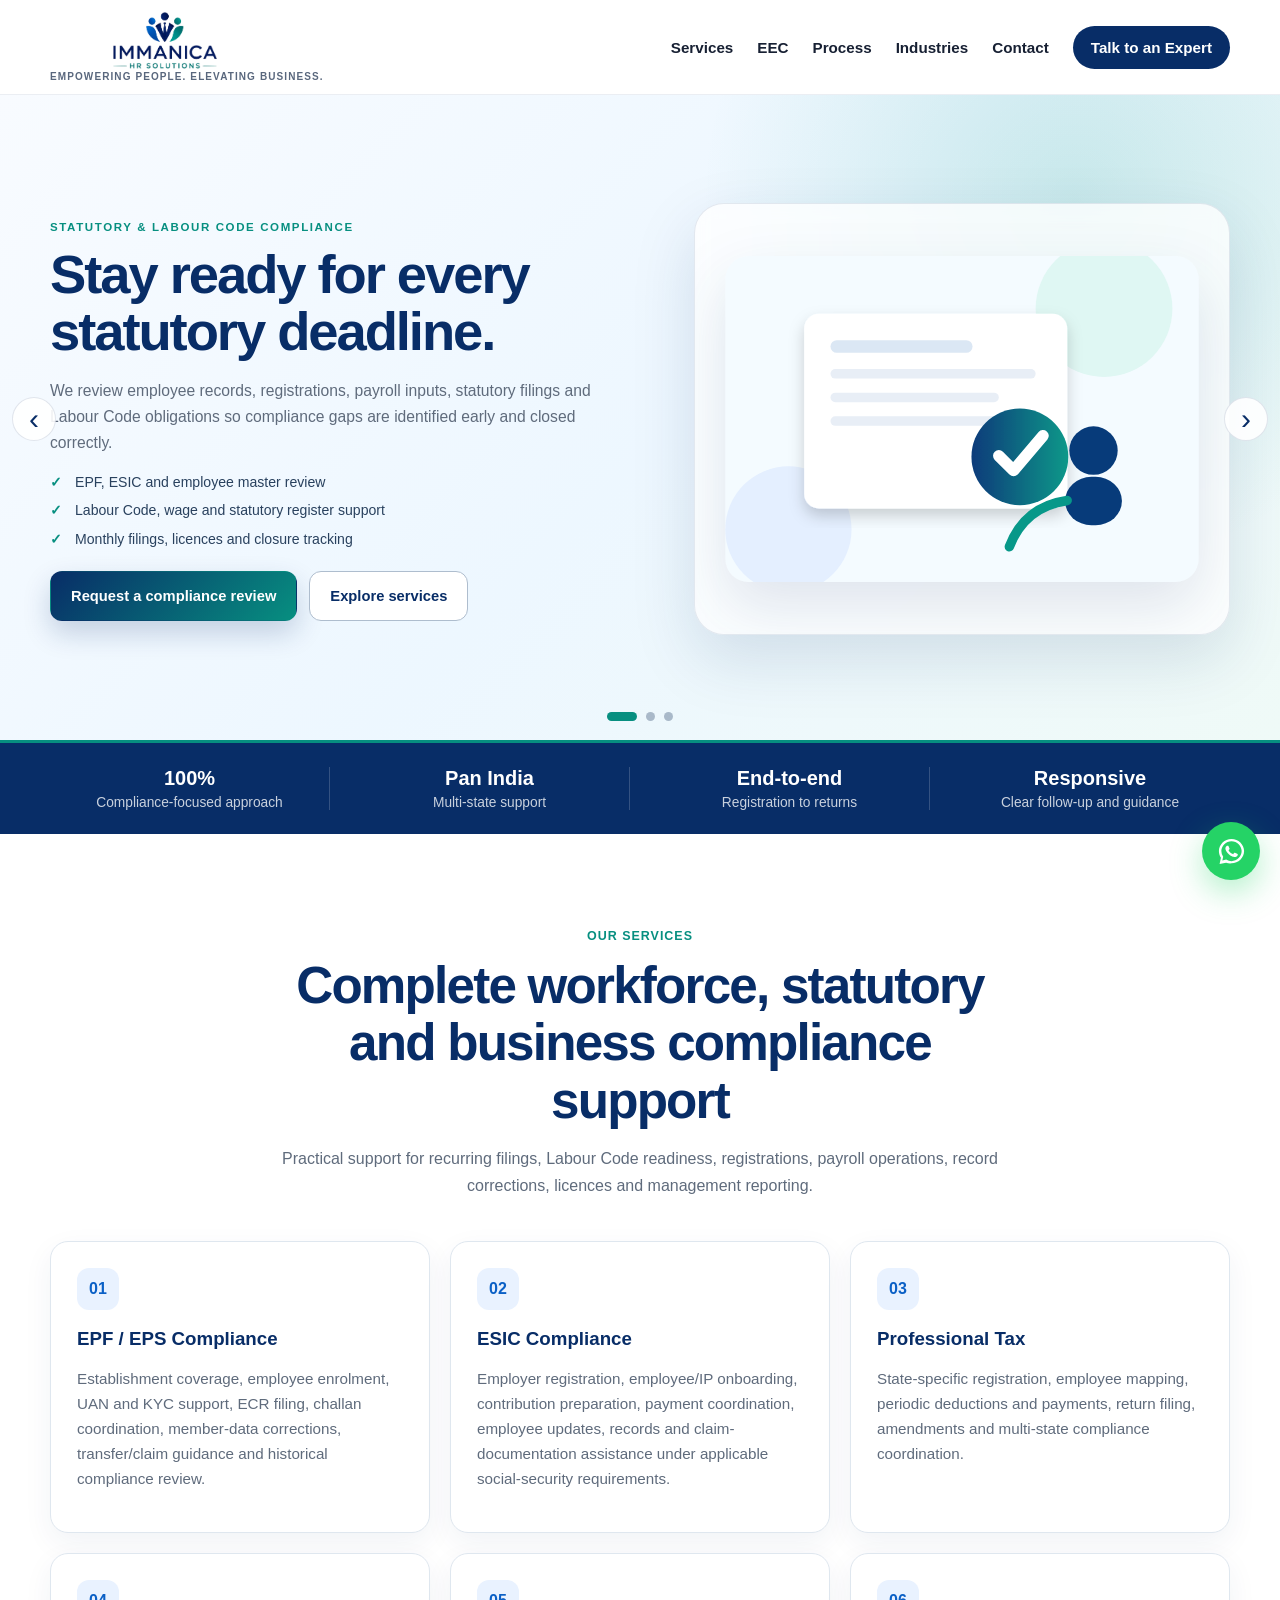
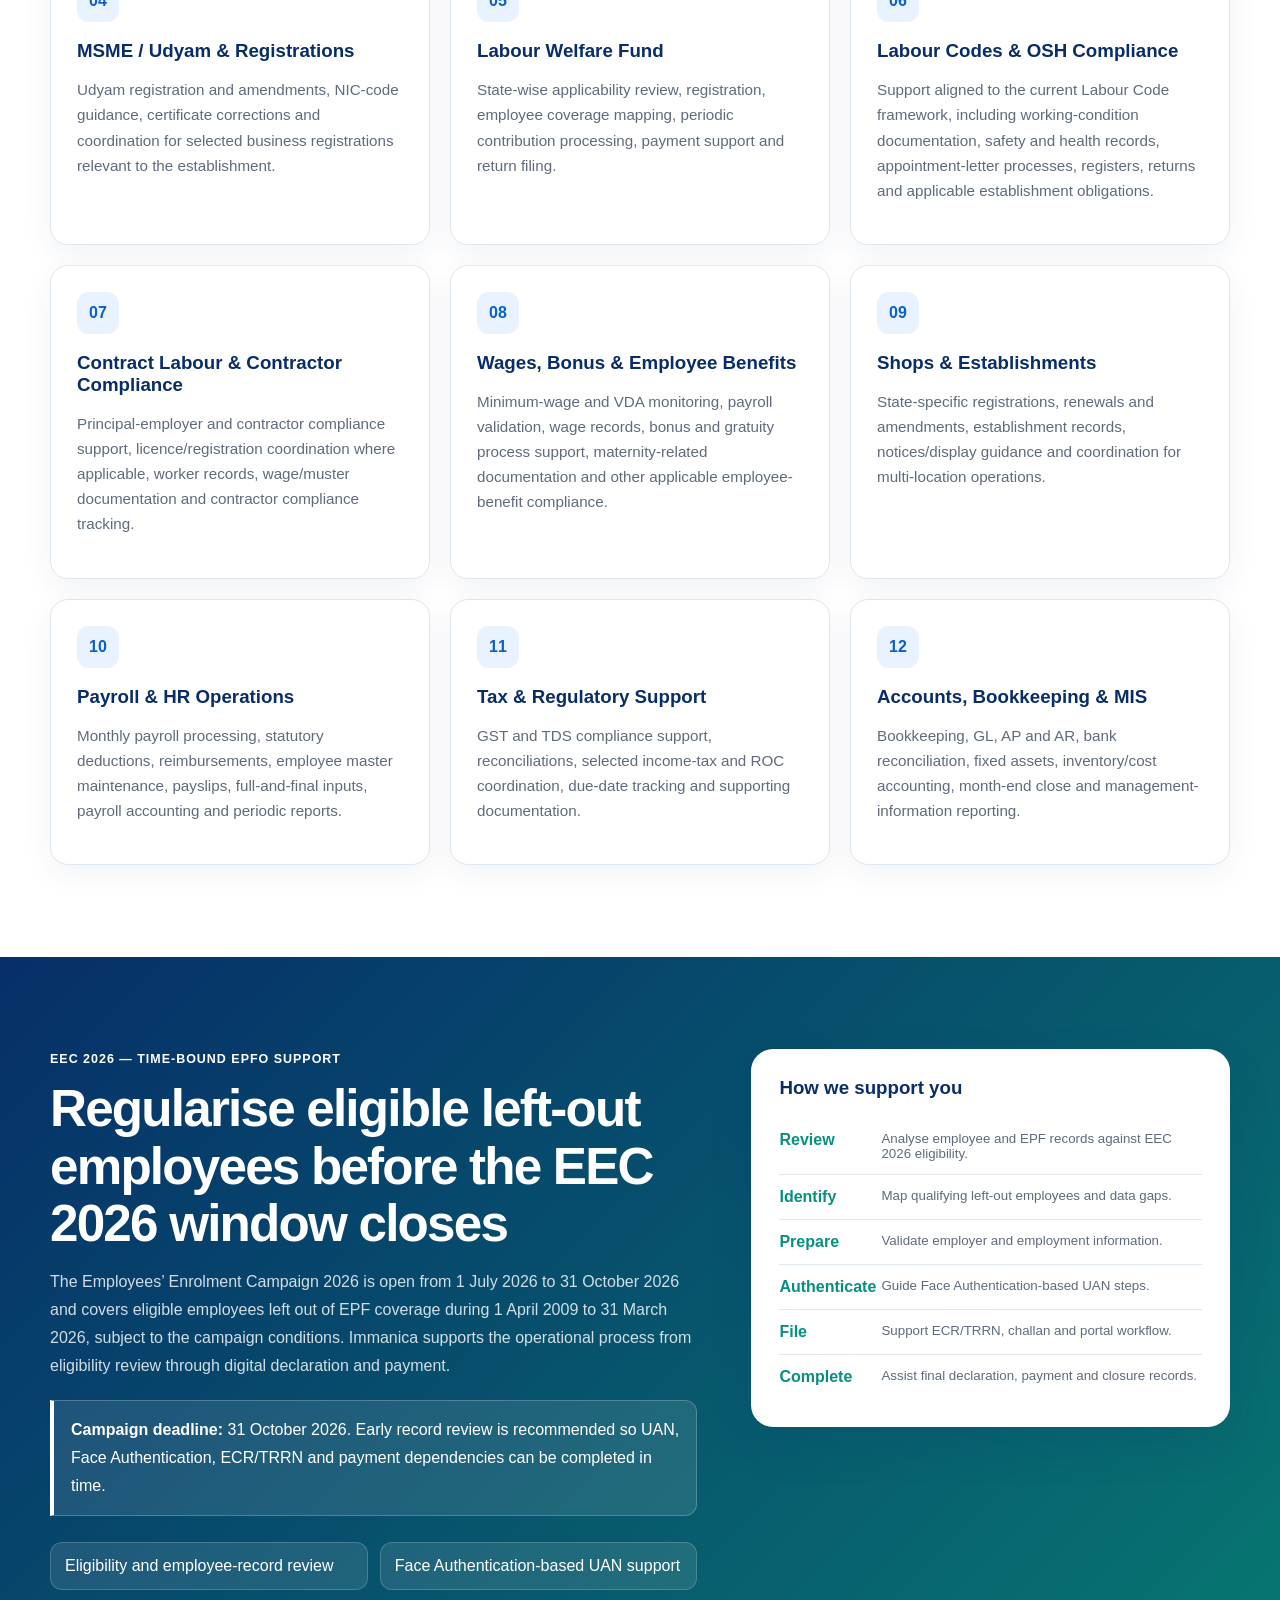
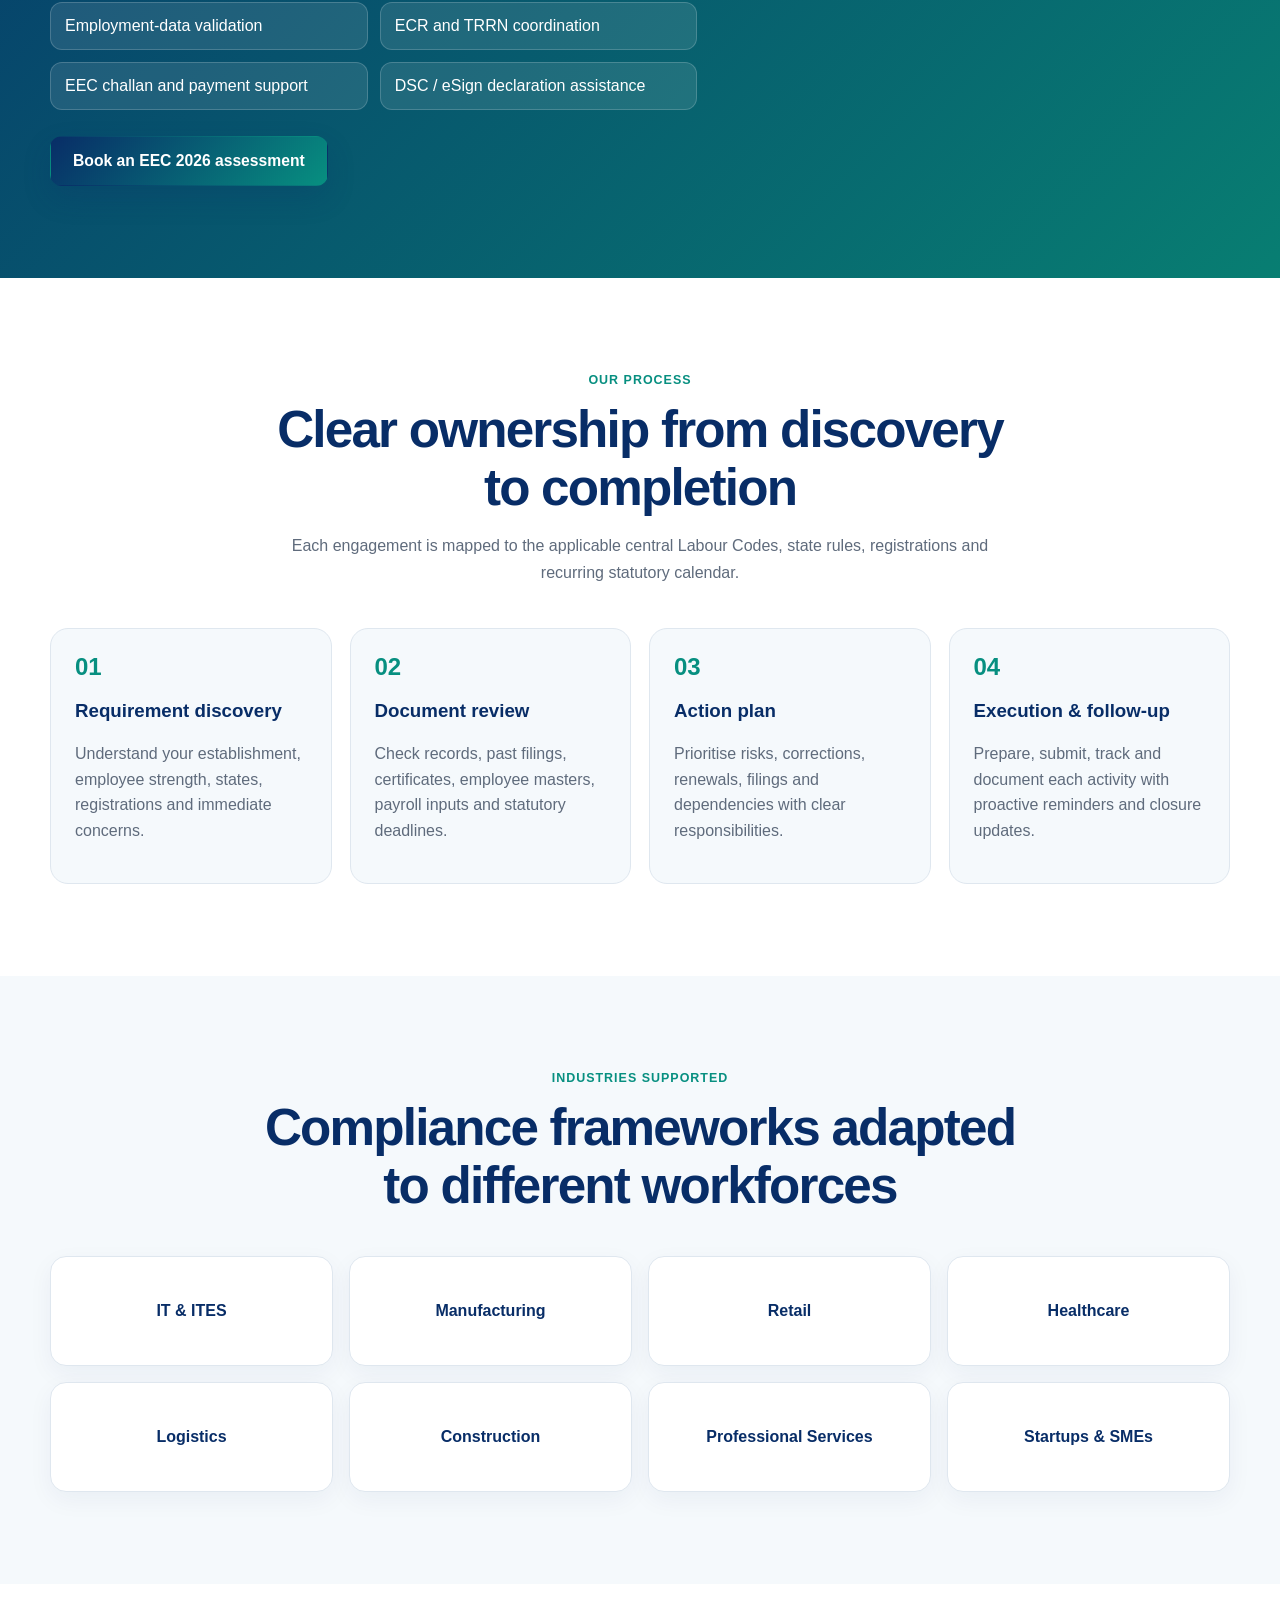
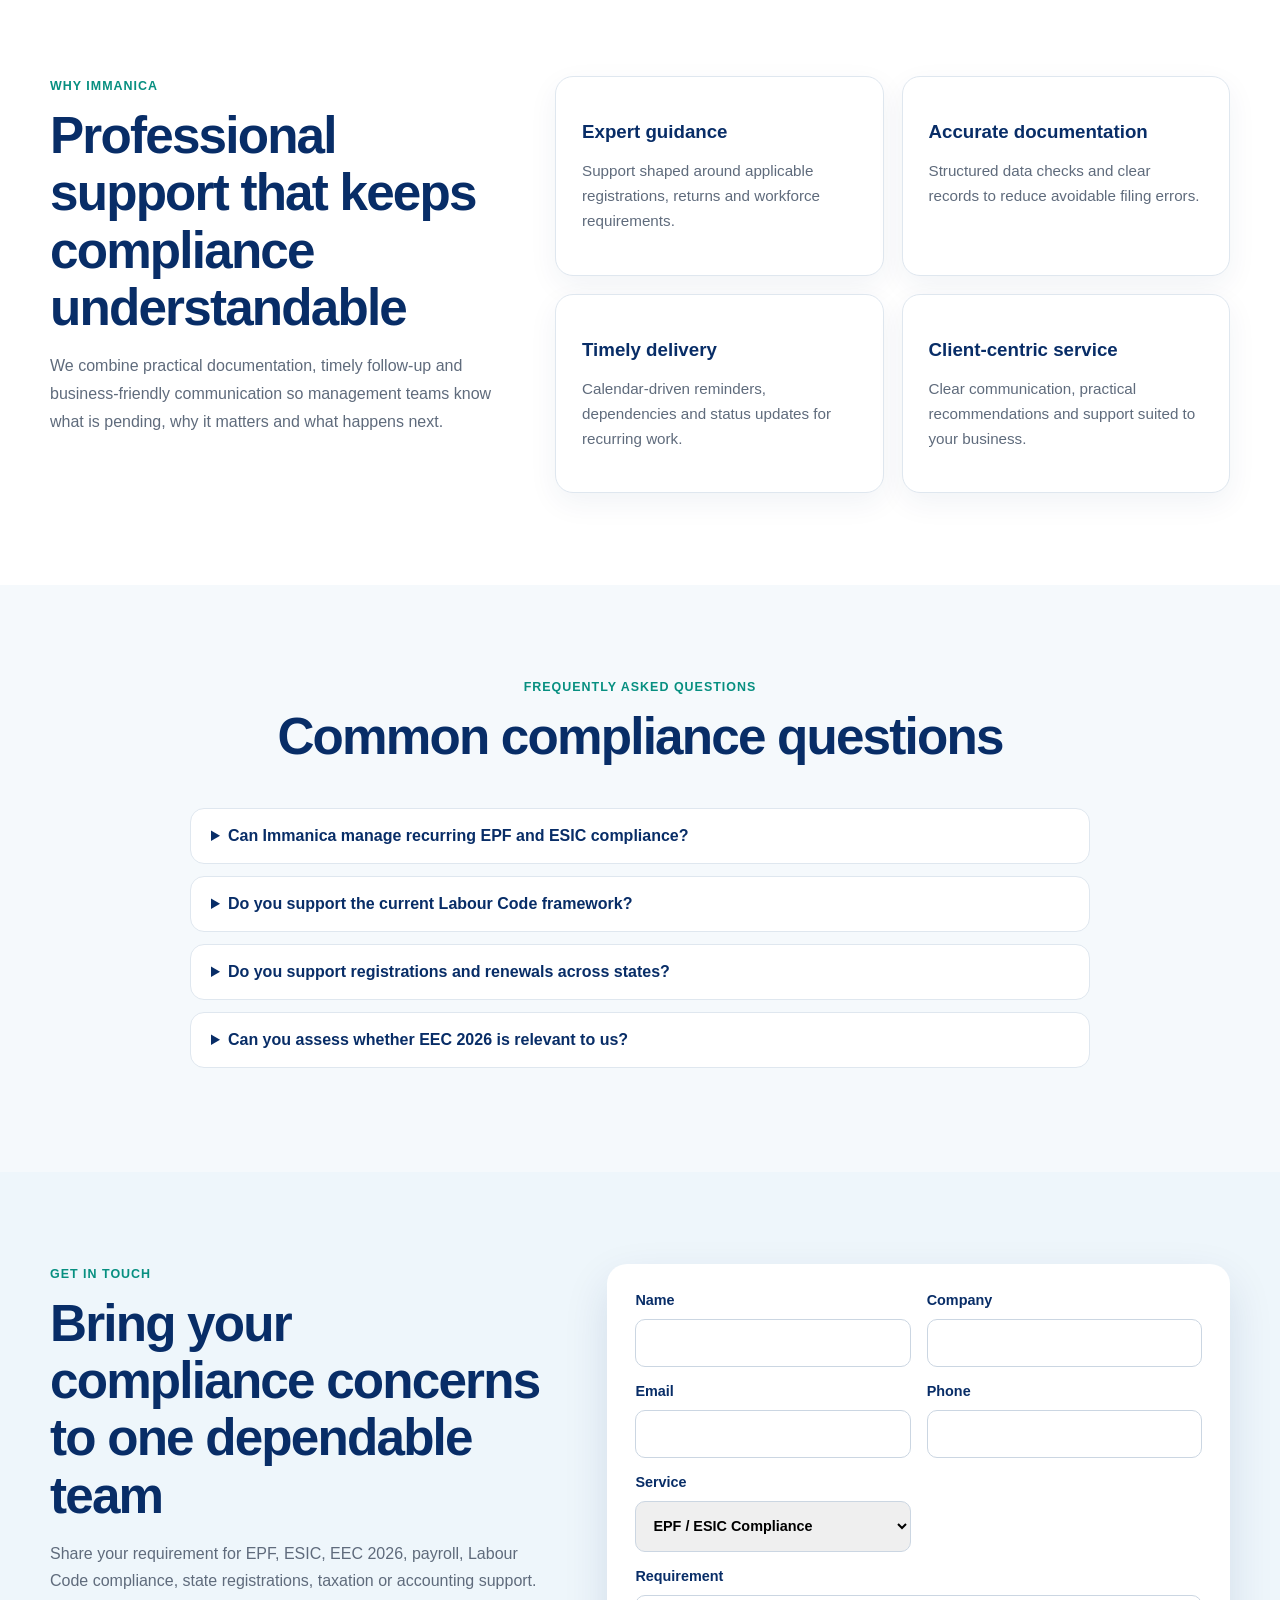
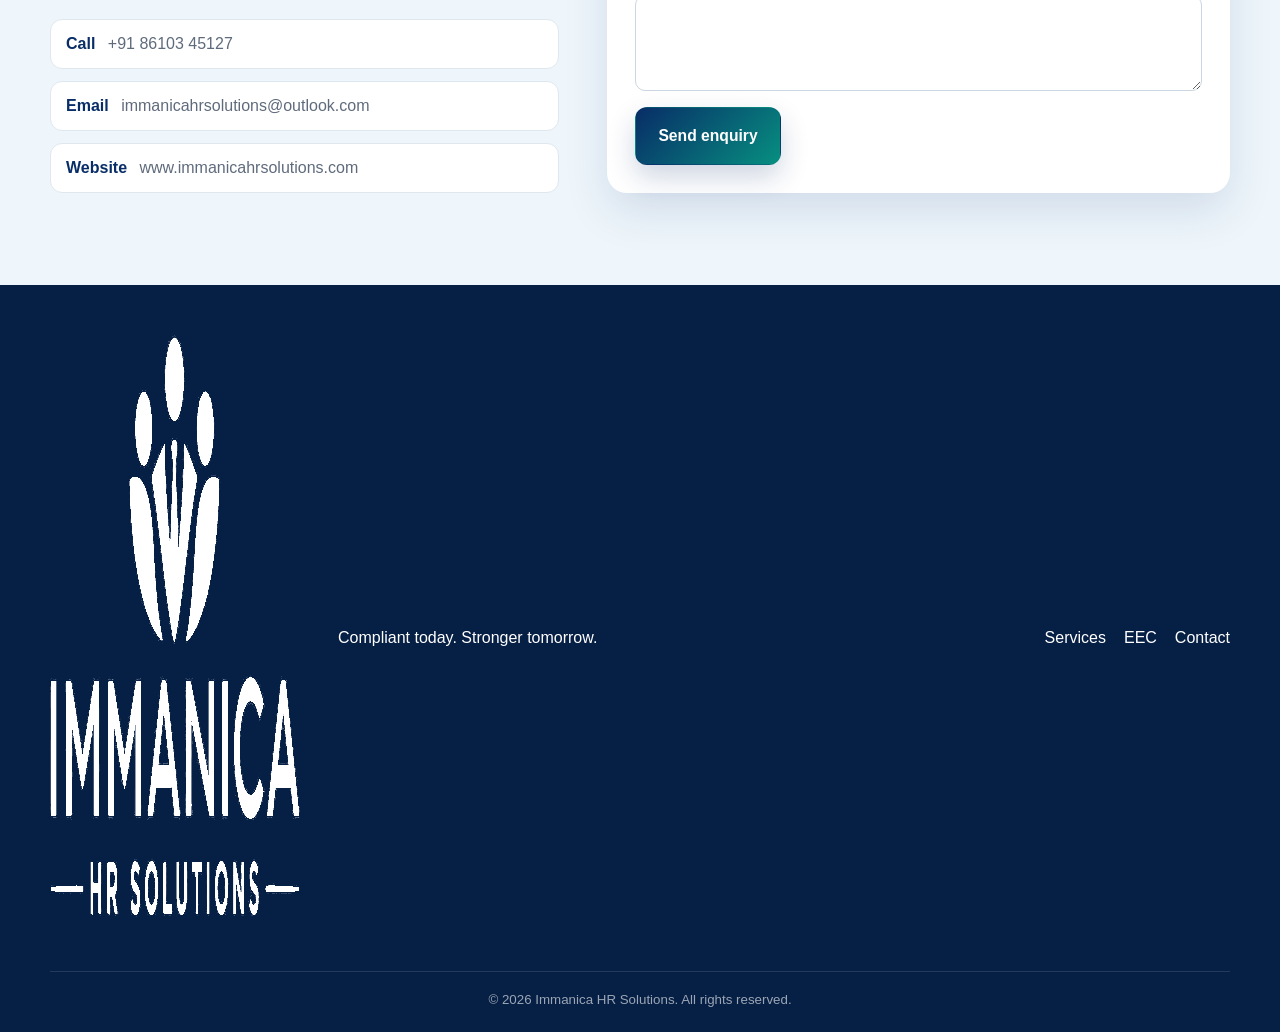
<file: index.html>
<!doctype html><html lang="en"><head><meta charset="utf-8"><meta name="viewport" content="width=device-width,initial-scale=1,viewport-fit=cover"><meta name="description" content="Immanica HR Solutions provides EPF, ESIC, payroll, Labour Code, taxation, accounting and statutory compliance support across India."><title>Immanica HR Solutions | HR, Payroll & Compliance</title><link rel="icon" href="assets/immanica-logo-transparent.png"><link rel="stylesheet" href="styles.css"></head><body>
<header class="site-header"><div class="shell nav-wrap"><a class="brand" href="#home" aria-label="Immanica home"><span class="brand-logo"><img src="assets/immanica-logo-header.png" alt="Immanica HR Solutions" width="1085" height="610"></span><span class="brand-tagline">Empowering People. Elevating Business.</span></a><button class="menu-toggle" aria-expanded="false" aria-controls="main-nav"><span></span><span></span><span></span></button><nav id="main-nav"><a href="#services">Services</a><a href="#eec">EEC</a><a href="#process">Process</a><a href="#industries">Industries</a><a href="#contact">Contact</a><a class="nav-cta" href="tel:+918610345127">Talk to an Expert</a></nav></div></header>
<main id="home">
<section class="hero" aria-label="Immanica featured services">
  <div class="carousel" id="serviceCarousel">
    <div class="slides">
      <article class="slide active" data-theme="compliance" aria-hidden="false">
        <div class="shell hero-grid">
          <div class="hero-copy">
            <span class="eyebrow">STATUTORY & LABOUR CODE COMPLIANCE</span>
            <h1>Stay ready for every statutory deadline.</h1>
            <p>We review employee records, registrations, payroll inputs, statutory filings and Labour Code obligations so compliance gaps are identified early and closed correctly.</p>
            <ul class="hero-points"><li>EPF, ESIC and employee master review</li><li>Labour Code, wage and statutory register support</li><li>Monthly filings, licences and closure tracking</li></ul>
            <div class="hero-actions"><a class="btn primary" href="#contact">Request a compliance review</a><a class="btn ghost" href="#services">Explore services</a></div>
          </div>
          <div class="hero-visual"><img src="assets/slide-audit.svg" alt="HR team reviewing statutory compliance records"></div>
        </div>
      </article>
      <article class="slide" data-theme="eec" aria-hidden="true">
        <div class="shell hero-grid visual-left">
          <div class="hero-copy">
            <span class="eyebrow">EMPLOYEES’ ENROLMENT CAMPAIGN 2026</span>
            <h2>Regularise eligible PF gaps before 31 October 2026.</h2>
            <p>EEC 2026 gives eligible employers a time-bound opportunity to enrol qualifying employees left out of EPF coverage from 1 April 2009 to 31 March 2026. We support the review, UAN/FAT steps, ECR-linked filing, payment and final declaration process.</p>
            <ul class="hero-points"><li>Eligibility and historical record assessment</li><li>Face Authentication-based UAN support</li><li>ECR, TRRN, challan and declaration assistance</li></ul>
            <div class="hero-actions"><a class="btn primary" href="#eec">View EEC support</a><a class="btn ghost" href="#contact">Talk to an expert</a></div>
          </div>
          <div class="hero-visual"><img src="assets/slide-eec.svg" alt="Employee enrolment and PF record correction workflow"></div>
        </div>
      </article>
      <article class="slide" data-theme="payroll" aria-hidden="true">
        <div class="shell hero-grid">
          <div class="hero-copy">
            <span class="eyebrow">PAYROLL & ACCOUNTS</span>
            <h2>Reliable payroll. Clear reports. Better control.</h2>
            <p>Build a dependable monthly process covering salary calculations, statutory deductions, reimbursements, reconciliations, bookkeeping and management reporting.</p>
            <ul class="hero-points"><li>Payroll processing and payslips</li><li>Statutory deductions and reconciliations</li><li>Bookkeeping, closing and MIS reports</li></ul>
            <div class="hero-actions"><a class="btn primary" href="#services">View payroll services</a><a class="btn ghost" href="#contact">Request a proposal</a></div>
          </div>
          <div class="hero-visual"><img src="assets/slide-payroll.svg" alt="Payroll processing and financial reporting dashboard"></div>
        </div>
      </article>
    </div>
    <button class="carousel-btn prev" type="button" aria-label="Previous slide">‹</button>
    <button class="carousel-btn next" type="button" aria-label="Next slide">›</button>
    <div class="dots" aria-label="Carousel navigation"></div>
    <div class="carousel-progress" aria-hidden="true"><span></span></div>
  </div>
</section>
<section class="trust-strip"><div class="shell trust-grid"><div><strong>100%</strong><span>Compliance-focused approach</span></div><div><strong>Pan India</strong><span>Multi-state support</span></div><div><strong>End-to-end</strong><span>Registration to returns</span></div><div><strong>Responsive</strong><span>Clear follow-up and guidance</span></div></div></section>
<section id="services" class="section"><div class="shell"><div class="section-head"><span class="eyebrow">Our services</span><h2>Complete workforce, statutory and business compliance support</h2><p>Practical support for recurring filings, Labour Code readiness, registrations, payroll operations, record corrections, licences and management reporting.</p></div><div class="service-grid">
<article><span>01</span><h3>EPF / EPS Compliance</h3><p>Establishment coverage, employee enrolment, UAN and KYC support, ECR filing, challan coordination, member-data corrections, transfer/claim guidance and historical compliance review.</p></article>
<article><span>02</span><h3>ESIC Compliance</h3><p>Employer registration, employee/IP onboarding, contribution preparation, payment coordination, employee updates, records and claim-documentation assistance under applicable social-security requirements.</p></article>
<article><span>03</span><h3>Professional Tax</h3><p>State-specific registration, employee mapping, periodic deductions and payments, return filing, amendments and multi-state compliance coordination.</p></article>
<article><span>04</span><h3>MSME / Udyam & Registrations</h3><p>Udyam registration and amendments, NIC-code guidance, certificate corrections and coordination for selected business registrations relevant to the establishment.</p></article>
<article><span>05</span><h3>Labour Welfare Fund</h3><p>State-wise applicability review, registration, employee coverage mapping, periodic contribution processing, payment support and return filing.</p></article>
<article><span>06</span><h3>Labour Codes & OSH Compliance</h3><p>Support aligned to the current Labour Code framework, including working-condition documentation, safety and health records, appointment-letter processes, registers, returns and applicable establishment obligations.</p></article>
<article><span>07</span><h3>Contract Labour & Contractor Compliance</h3><p>Principal-employer and contractor compliance support, licence/registration coordination where applicable, worker records, wage/muster documentation and contractor compliance tracking.</p></article>
<article><span>08</span><h3>Wages, Bonus & Employee Benefits</h3><p>Minimum-wage and VDA monitoring, payroll validation, wage records, bonus and gratuity process support, maternity-related documentation and other applicable employee-benefit compliance.</p></article>
<article><span>09</span><h3>Shops & Establishments</h3><p>State-specific registrations, renewals and amendments, establishment records, notices/display guidance and coordination for multi-location operations.</p></article>
<article><span>10</span><h3>Payroll & HR Operations</h3><p>Monthly payroll processing, statutory deductions, reimbursements, employee master maintenance, payslips, full-and-final inputs, payroll accounting and periodic reports.</p></article>
<article><span>11</span><h3>Tax & Regulatory Support</h3><p>GST and TDS compliance support, reconciliations, selected income-tax and ROC coordination, due-date tracking and supporting documentation.</p></article>
<article><span>12</span><h3>Accounts, Bookkeeping & MIS</h3><p>Bookkeeping, GL, AP and AR, bank reconciliation, fixed assets, inventory/cost accounting, month-end close and management-information reporting.</p></article>
</div></div></section>
<section id="eec" class="section eec"><div class="shell eec-grid"><div><span class="eyebrow">EEC 2026 — time-bound EPFO support</span><h2>Regularise eligible left-out employees before the EEC 2026 window closes</h2><p>The Employees’ Enrolment Campaign 2026 is open from 1 July 2026 to 31 October 2026 and covers eligible employees left out of EPF coverage during 1 April 2009 to 31 March 2026, subject to the campaign conditions. Immanica supports the operational process from eligibility review through digital declaration and payment.</p><p class="eec-deadline"><strong>Campaign deadline:</strong> 31 October 2026. Early record review is recommended so UAN, Face Authentication, ECR/TRRN and payment dependencies can be completed in time.</p><div class="check-grid"><span>Eligibility and employee-record review</span><span>Face Authentication-based UAN support</span><span>Employment-data validation</span><span>ECR and TRRN coordination</span><span>EEC challan and payment support</span><span>DSC / eSign declaration assistance</span></div><a class="btn primary" href="#contact">Book an EEC 2026 assessment</a></div><aside><h3>How we support you</h3><ol><li><b>Review</b><small>Analyse employee and EPF records against EEC 2026 eligibility.</small></li><li><b>Identify</b><small>Map qualifying left-out employees and data gaps.</small></li><li><b>Prepare</b><small>Validate employer and employment information.</small></li><li><b>Authenticate</b><small>Guide Face Authentication-based UAN steps.</small></li><li><b>File</b><small>Support ECR/TRRN, challan and portal workflow.</small></li><li><b>Complete</b><small>Assist final declaration, payment and closure records.</small></li></ol></aside></div></section>
<section id="process" class="section"><div class="shell"><div class="section-head"><span class="eyebrow">Our process</span><h2>Clear ownership from discovery to completion</h2><p>Each engagement is mapped to the applicable central Labour Codes, state rules, registrations and recurring statutory calendar.</p></div><div class="process"><div><b>01</b><h3>Requirement discovery</h3><p>Understand your establishment, employee strength, states, registrations and immediate concerns.</p></div><div><b>02</b><h3>Document review</h3><p>Check records, past filings, certificates, employee masters, payroll inputs and statutory deadlines.</p></div><div><b>03</b><h3>Action plan</h3><p>Prioritise risks, corrections, renewals, filings and dependencies with clear responsibilities.</p></div><div><b>04</b><h3>Execution & follow-up</h3><p>Prepare, submit, track and document each activity with proactive reminders and closure updates.</p></div></div></div></section>
<section id="industries" class="section industries"><div class="shell"><div class="section-head"><span class="eyebrow">Industries supported</span><h2>Compliance frameworks adapted to different workforces</h2></div><div class="industry-grid"><span>IT & ITES</span><span>Manufacturing</span><span>Retail</span><span>Healthcare</span><span>Logistics</span><span>Construction</span><span>Professional Services</span><span>Startups & SMEs</span></div></div></section>
<section class="section why"><div class="shell why-grid"><div><span class="eyebrow">Why Immanica</span><h2>Professional support that keeps compliance understandable</h2><p>We combine practical documentation, timely follow-up and business-friendly communication so management teams know what is pending, why it matters and what happens next.</p></div><div class="why-cards"><article><h3>Expert guidance</h3><p>Support shaped around applicable registrations, returns and workforce requirements.</p></article><article><h3>Accurate documentation</h3><p>Structured data checks and clear records to reduce avoidable filing errors.</p></article><article><h3>Timely delivery</h3><p>Calendar-driven reminders, dependencies and status updates for recurring work.</p></article><article><h3>Client-centric service</h3><p>Clear communication, practical recommendations and support suited to your business.</p></article></div></div></section>
<section class="section faq"><div class="shell"><div class="section-head"><span class="eyebrow">Frequently asked questions</span><h2>Common compliance questions</h2></div><div class="faq-list"><details><summary>Can Immanica manage recurring EPF and ESIC compliance?</summary><p>Yes. Support can include employee-master validation, contribution inputs, ECR or other applicable filing preparation, payment coordination, employee updates and filing records.</p></details><details><summary>Do you support the current Labour Code framework?</summary><p>Yes. Scope can include readiness reviews, wage and employee-record checks, working-condition documentation, statutory registers, contractor compliance and applicable central/state requirements.</p></details><details><summary>Do you support registrations and renewals across states?</summary><p>Yes. Scope can cover state-specific Professional Tax, Labour Welfare Fund, Shops & Establishments and other applicable registrations, subject to establishment details and local rules.</p></details><details><summary>Can you assess whether EEC 2026 is relevant to us?</summary><p>Yes. We can review potentially eligible left-out employee records and help identify the UAN, Face Authentication, ECR/TRRN, payment and declaration steps required before the 31 October 2026 deadline.</p></details></div></div></section>
<section id="contact" class="section contact"><div class="shell contact-grid"><div><span class="eyebrow">Get in touch</span><h2>Bring your compliance concerns to one dependable team</h2><p>Share your requirement for EPF, ESIC, EEC 2026, payroll, Labour Code compliance, state registrations, taxation or accounting support.</p><div class="contact-links"><a href="tel:+918610345127"><b>Call</b> +91 86103 45127</a><a href="mailto:immanicahrsolutions@outlook.com"><b>Email</b> immanicahrsolutions@outlook.com</a><a href="https://www.immanicahrsolutions.com"><b>Website</b> www.immanicahrsolutions.com</a></div></div><form id="enquiryForm"><label>Name<input name="name" required></label><label>Company<input name="company"></label><label>Email<input name="email" type="email" required></label><label>Phone<input name="phone" inputmode="tel" required></label><label>Service<select name="service"><option>EPF / ESIC Compliance</option><option>EEC 2026</option><option>Labour Codes & OSH Compliance</option><option>Payroll & HR Operations</option><option>Professional Tax / LWF</option><option>Shops & Establishments</option><option>Contract Labour Compliance</option><option>MSME / Udyam</option><option>Taxation & Accounting</option><option>Other</option></select></label><label>Requirement<textarea name="message" rows="4" required></textarea></label><button class="btn primary" type="submit">Send enquiry</button><small id="formStatus"></small></form></div></section>
</main><footer><div class="shell footer-grid"><img src="assets/immanica-logo-header.png" alt="Immanica HR Solutions" width="1085" height="610"><p>Compliant today. Stronger tomorrow.</p><div><a href="#services">Services</a><a href="#eec">EEC</a><a href="#contact">Contact</a></div><small>© <span id="year"></span> Immanica HR Solutions. All rights reserved.</small></div></footer><a class="whatsapp" href="https://wa.me/918610345127?text=Hello%20Immanica%20HR%20Solutions%2C%20I%20would%20like%20to%20know%20more%20about%20your%20HR%20and%20compliance%20services." aria-label="Chat on WhatsApp" title="Chat with us"><svg viewBox="0 0 32 32" aria-hidden="true"><path d="M16 3C8.83 3 3 8.65 3 15.61c0 2.46.73 4.86 2.1 6.9L3.7 29l6.72-1.36A13.2 13.2 0 0 0 16 28.24c7.17 0 13-5.65 13-12.63S23.17 3 16 3Zm0 22.95c-1.8 0-3.56-.47-5.08-1.36l-.36-.21-3.99.81.84-3.86-.24-.38a10.08 10.08 0 0 1-1.64-5.34C5.53 10.03 10.23 5.3 16 5.3s10.47 4.73 10.47 10.31S21.77 25.95 16 25.95Zm5.76-7.72c-.31-.15-1.84-.88-2.13-.98-.29-.1-.5-.15-.71.15-.21.3-.82.98-1 1.18-.18.2-.37.23-.68.08-.31-.15-1.31-.47-2.49-1.5-.92-.79-1.54-1.77-1.72-2.07-.18-.3-.02-.46.14-.61.14-.14.31-.36.47-.54.16-.18.21-.3.31-.51.1-.2.05-.38-.03-.54-.08-.15-.71-1.65-.97-2.26-.26-.61-.52-.52-.71-.53h-.61c-.21 0-.55.08-.84.38-.29.3-1.1 1.04-1.1 2.54s1.13 2.95 1.29 3.15c.16.2 2.22 3.29 5.38 4.61.75.32 1.34.51 1.8.65.76.23 1.44.2 1.99.12.61-.09 1.84-.73 2.1-1.43.26-.7.26-1.31.18-1.43-.08-.12-.29-.2-.6-.35Z"/></svg></a><script src="script.js"></script></body></html>
</file>
<file: styles.css>
:root{--navy:#082d67;--blue:#0b60c6;--teal:#078f80;--green:#0c765b;--gold:#ffb000;--ink:#172033;--muted:#5f6b7c;--line:#dfe7ef;--soft:#f5f9fc;--white:#fff;--shadow:0 18px 45px rgba(8,45,103,.12)}*{box-sizing:border-box}html{scroll-behavior:smooth}body{margin:0;font-family:Arial,Calibri,sans-serif;color:var(--ink);background:#fff;overflow-x:hidden}img{max-width:100%;display:block}a{text-decoration:none;color:inherit}.shell{width:min(1180px,calc(100% - 40px));margin:auto}.site-header{position:sticky;top:0;z-index:1000;background:rgba(255,255,255,.94);backdrop-filter:blur(14px);border-bottom:1px solid rgba(8,45,103,.08)}.nav-wrap{height:86px;display:flex;align-items:center;justify-content:space-between}.brand img{width:230px;height:74px;object-fit:contain}.site-header nav{display:flex;align-items:center;gap:28px;font-weight:700}.site-header nav a{font-size:.95rem}.nav-cta{background:var(--navy);color:#fff;padding:13px 18px;border-radius:999px}.menu-toggle{display:none;border:0;background:none;padding:8px}.menu-toggle span{display:block;width:26px;height:2px;background:var(--navy);margin:5px}.hero{background:linear-gradient(135deg,#f7fbff,#eefaf7);position:relative}.carousel{position:relative;overflow:hidden}.slides{min-height:650px}.slide{position:absolute;inset:0;opacity:0;visibility:hidden;transform:translateX(4%);transition:opacity .7s ease,transform .7s ease,visibility .7s}.slide.active{position:relative;opacity:1;visibility:visible;transform:none}.hero-grid{min-height:650px;display:grid;grid-template-columns:1.05fr .95fr;align-items:center;gap:54px;padding-block:56px}.eyebrow{display:inline-flex;color:var(--teal);font-weight:800;letter-spacing:.08em;text-transform:uppercase;font-size:.78rem;margin-bottom:14px}.hero h1,.hero h2{font-size:clamp(2.45rem,5vw,4.8rem);line-height:1.02;letter-spacing:-.045em;margin:0 0 20px;color:var(--navy)}.hero p{font-size:1.13rem;line-height:1.75;color:var(--muted);max-width:680px}.hero-actions{display:flex;gap:14px;flex-wrap:wrap;margin-top:28px}.btn{display:inline-flex;align-items:center;justify-content:center;min-height:50px;padding:0 22px;border-radius:12px;font-weight:800;border:1px solid transparent;cursor:pointer;font-family:inherit;font-size:.98rem}.btn.primary{background:linear-gradient(135deg,var(--navy),var(--teal));color:#fff;box-shadow:0 12px 28px rgba(8,45,103,.2)}.btn.ghost{border-color:#aebdce;background:#fff;color:var(--navy)}.hero-visual img{width:100%;filter:drop-shadow(0 25px 30px rgba(8,45,103,.12))}.proof{display:flex;gap:12px;flex-wrap:wrap;margin-top:30px}.proof b{background:#fff;border:1px solid var(--line);padding:10px 14px;border-radius:999px;font-size:.88rem;color:var(--navy)}.carousel-btn{position:absolute;top:50%;transform:translateY(-50%);width:48px;height:48px;border-radius:50%;border:1px solid #ccd8e5;background:rgba(255,255,255,.9);font-size:2rem;color:var(--navy);cursor:pointer;z-index:5}.carousel-btn.prev{left:18px}.carousel-btn.next{right:18px}.dots{position:absolute;bottom:22px;left:50%;transform:translateX(-50%);display:flex;gap:9px;z-index:5}.dots button{width:10px;height:10px;border-radius:50%;border:0;background:#a9b9c9;padding:0}.dots button.active{width:30px;border-radius:8px;background:var(--teal)}.trust-strip{background:var(--navy);color:#fff}.trust-grid{display:grid;grid-template-columns:repeat(4,1fr);padding:24px 0;gap:20px}.trust-grid div{display:flex;flex-direction:column;text-align:center;border-right:1px solid rgba(255,255,255,.18)}.trust-grid div:last-child{border:0}.trust-grid strong{font-size:1.25rem}.trust-grid span{opacity:.78;font-size:.86rem;margin-top:5px}.section{padding:92px 0}.section-head{text-align:center;max-width:760px;margin:0 auto 42px}.section h2{font-size:clamp(2rem,4vw,3.35rem);line-height:1.12;letter-spacing:-.035em;margin:0 0 16px;color:var(--navy)}.section-head p,.section>p{color:var(--muted);line-height:1.7}.service-grid{display:grid;grid-template-columns:repeat(3,1fr);gap:20px}.service-grid article,.why-cards article{border:1px solid var(--line);border-radius:18px;padding:26px;background:#fff;box-shadow:0 10px 30px rgba(8,45,103,.06);transition:.25s}.service-grid article:hover,.why-cards article:hover{transform:translateY(-5px);box-shadow:var(--shadow)}.service-grid article>span{display:inline-grid;place-items:center;width:42px;height:42px;border-radius:12px;background:#e9f2ff;color:var(--blue);font-weight:900}.service-grid h3,.why-cards h3{color:var(--navy);margin:18px 0 10px}.service-grid p,.why-cards p{color:var(--muted);line-height:1.65;font-size:.95rem}.eec{background:linear-gradient(135deg,#062f69,#087e72);color:#fff}.eec h2,.eec .eyebrow{color:#fff}.eec-grid{display:grid;grid-template-columns:1.15fr .85fr;gap:54px;align-items:start}.eec p{line-height:1.75;color:rgba(255,255,255,.82)}.check-grid{display:grid;grid-template-columns:repeat(2,1fr);gap:12px;margin:26px 0}.check-grid span{background:rgba(255,255,255,.1);border:1px solid rgba(255,255,255,.18);padding:14px;border-radius:12px}.eec aside{background:#fff;color:var(--ink);padding:28px;border-radius:22px;box-shadow:var(--shadow)}.eec aside h3{margin-top:0;color:var(--navy)}.eec ol{list-style:none;padding:0;margin:0}.eec li{display:grid;grid-template-columns:90px 1fr;gap:12px;padding:13px 0;border-bottom:1px solid var(--line)}.eec li:last-child{border:0}.eec li b{color:var(--teal)}.eec li small{color:var(--muted)}.process{display:grid;grid-template-columns:repeat(4,1fr);gap:18px}.process div{padding:24px;border-radius:18px;background:var(--soft);border:1px solid var(--line)}.process b{color:var(--teal);font-size:1.5rem}.process h3{color:var(--navy)}.process p{color:var(--muted);line-height:1.6}.industries{background:var(--soft)}.industry-grid{display:grid;grid-template-columns:repeat(4,1fr);gap:16px}.industry-grid span{display:grid;place-items:center;min-height:110px;background:#fff;border:1px solid var(--line);border-radius:16px;font-weight:800;color:var(--navy);box-shadow:0 8px 25px rgba(8,45,103,.05)}.why-grid{display:grid;grid-template-columns:.8fr 1.2fr;gap:55px;align-items:start}.why-grid>div>p{color:var(--muted);line-height:1.75}.why-cards{display:grid;grid-template-columns:repeat(2,1fr);gap:18px}.faq{background:var(--soft)}.faq-list{max-width:900px;margin:auto}.faq details{background:#fff;border:1px solid var(--line);border-radius:14px;padding:18px 20px;margin:12px 0}.faq summary{font-weight:800;color:var(--navy);cursor:pointer}.faq details p{color:var(--muted);line-height:1.65}.contact{background:#eef6fb}.contact-grid{display:grid;grid-template-columns:.9fr 1.1fr;gap:48px}.contact-grid>div>p{color:var(--muted);line-height:1.7}.contact-links{display:grid;gap:12px;margin-top:25px}.contact-links a{background:#fff;border:1px solid var(--line);padding:15px;border-radius:12px;color:var(--muted)}.contact-links b{color:var(--navy);margin-right:8px}.contact form{background:#fff;padding:28px;border-radius:20px;box-shadow:var(--shadow);display:grid;grid-template-columns:repeat(2,1fr);gap:16px}.contact label{display:grid;gap:7px;font-weight:700;color:var(--navy);font-size:.9rem}.contact label:last-of-type{grid-column:1/-1}.contact input,.contact select,.contact textarea{width:100%;border:1px solid #cbd6e2;border-radius:10px;padding:13px;font:inherit}.contact textarea{resize:vertical}.contact form .btn{width:max-content}.contact form small{align-self:center;color:var(--teal)}footer{background:#061f45;color:#fff;padding:48px 0 25px}.footer-grid{display:grid;grid-template-columns:260px 1fr auto;align-items:center;gap:28px}.footer-grid img{width:250px;filter:brightness(0) invert(1)}.footer-grid div{display:flex;gap:18px}.footer-grid small{grid-column:1/-1;text-align:center;color:rgba(255,255,255,.6);border-top:1px solid rgba(255,255,255,.12);padding-top:20px}.whatsapp{position:fixed;right:20px;bottom:20px;background:#1da851;color:#fff;padding:13px 18px;border-radius:999px;font-weight:800;box-shadow:var(--shadow);z-index:20}@media(max-width:980px){.site-header nav{position:fixed;top:86px;left:0;right:0;background:#fff;display:none;flex-direction:column;align-items:stretch;padding:22px 30px;border-bottom:1px solid var(--line)}.site-header nav.open{display:flex}.menu-toggle{display:block}.hero-grid,.eec-grid,.why-grid,.contact-grid{grid-template-columns:1fr}.hero-grid{padding-top:45px}.hero-visual{max-width:700px;margin:auto}.service-grid{grid-template-columns:repeat(2,1fr)}.process,.industry-grid{grid-template-columns:repeat(2,1fr)}.footer-grid{grid-template-columns:1fr;text-align:center}.footer-grid img{margin:auto}.footer-grid div{justify-content:center}.trust-grid{grid-template-columns:repeat(2,1fr)}.trust-grid div:nth-child(2){border-right:0}}@media(max-width:640px){.shell{width:min(100% - 24px,1180px)}.nav-wrap{height:74px}.brand img{width:185px;height:62px}.site-header nav{top:74px}.slides,.hero-grid{min-height:720px}.hero-grid{gap:22px;padding-bottom:70px}.hero h1,.hero h2{font-size:2.45rem}.hero p{font-size:1rem}.hero-actions .btn{width:100%}.hero-visual{order:-1}.hero-visual img{max-height:270px}.carousel-btn{display:none}.proof{display:grid;grid-template-columns:1fr}.trust-grid,.service-grid,.process,.industry-grid,.why-cards,.check-grid{grid-template-columns:1fr}.trust-grid div{border-right:0;border-bottom:1px solid rgba(255,255,255,.18);padding-bottom:15px}.section{padding:68px 0}.contact form{grid-template-columns:1fr;padding:20px}.contact label:last-of-type{grid-column:auto}.footer-grid div{flex-direction:column}.whatsapp{font-size:.85rem;right:12px;bottom:12px}}

/* Final homepage and typography refinements */
html,body,button,input,select,textarea{font-family:Arial,Calibri,sans-serif!important}
.hero{background:radial-gradient(circle at 84% 18%,rgba(7,143,128,.18),transparent 32%),linear-gradient(135deg,#f8fbff 0%,#edf7ff 48%,#effbf7 100%)}
.hero:before{content:"";position:absolute;inset:0;background-image:linear-gradient(rgba(8,45,103,.035) 1px,transparent 1px),linear-gradient(90deg,rgba(8,45,103,.035) 1px,transparent 1px);background-size:42px 42px;pointer-events:none}
.slides{min-height:680px}.hero-grid{min-height:680px;grid-template-columns:1.08fr .92fr;gap:70px;padding-block:64px;position:relative;z-index:1}
.hero-copy{padding:20px 0}.hero h1,.hero h2{font-family:Arial,Calibri,sans-serif!important;font-weight:800;letter-spacing:-.035em;max-width:760px}
.hero-visual{background:rgba(255,255,255,.66);border:1px solid rgba(8,45,103,.1);border-radius:32px;padding:28px;box-shadow:0 28px 70px rgba(8,45,103,.14);backdrop-filter:blur(10px)}
.hero-visual img{max-height:455px;object-fit:contain;margin:auto}.brand img{width:285px;height:78px}.nav-wrap{height:94px}.site-header nav{gap:24px}.proof b{box-shadow:0 8px 22px rgba(8,45,103,.08)}
.hero-note{margin-top:20px;padding:16px 18px;border-left:4px solid var(--teal);background:rgba(255,255,255,.78);border-radius:0 14px 14px 0;display:grid;gap:4px;max-width:620px}.hero-note strong{color:var(--navy);font-size:1rem}.hero-note span{color:var(--muted);font-size:.9rem}
.dots button{cursor:pointer}.slide{transition:opacity .45s ease,transform .45s ease,visibility .45s}.slide.active{animation:heroReveal .45s ease both}@keyframes heroReveal{from{opacity:.2;transform:translateX(2%)}to{opacity:1;transform:none}}
@media(max-width:980px){.brand img{width:240px}.site-header nav{top:94px}.hero-grid{gap:34px}.hero-visual{max-width:620px}}
@media(max-width:640px){.nav-wrap{height:78px}.brand img{width:205px;height:68px}.site-header nav{top:78px}.slides,.hero-grid{min-height:760px}.hero-grid{padding-top:34px}.hero-visual{padding:16px;border-radius:22px}.hero-note{display:none}}

/* Premium carousel consistency and unique slide treatments */
html,body,button,input,select,textarea{font-family:Arial,Calibri,sans-serif!important}
.carousel,.slides{height:680px;min-height:680px}
.slide{position:absolute!important;inset:0;display:block;opacity:0;visibility:hidden;transform:translateX(8%);transition:opacity .85s ease,transform .85s cubic-bezier(.22,.61,.36,1),visibility .85s;will-change:opacity,transform}
.slide.active{opacity:1;visibility:visible;transform:translateX(0);z-index:2}
.slide.enter-right{transform:translateX(8%);opacity:0}
.slide.enter-left{transform:translateX(-8%);opacity:0}
.slide.exit-left{transform:translateX(-8%);opacity:0;visibility:visible;z-index:1}
.slide.exit-right{transform:translateX(8%);opacity:0;visibility:visible;z-index:1}
.hero-grid{height:680px;min-height:680px;padding-block:52px}
.hero-visual{height:470px;display:flex;align-items:center;justify-content:center;overflow:hidden}
.hero-visual img{width:100%;height:100%;max-height:none;object-fit:contain}
.slide:nth-child(1){background:radial-gradient(circle at 85% 10%,rgba(6,143,128,.18),transparent 30%),linear-gradient(135deg,#f8fbff,#eef8ff 52%,#f3fbf8)}
.slide:nth-child(2){background:radial-gradient(circle at 15% 20%,rgba(11,96,198,.14),transparent 30%),linear-gradient(135deg,#f9fbff,#eef3ff 55%,#f6fbff)}
.slide:nth-child(2) .hero-grid{grid-template-columns:.9fr 1.1fr}.slide:nth-child(2) .hero-visual{order:-1;border-radius:28px 90px 28px 28px}
.slide:nth-child(3){background:radial-gradient(circle at 82% 18%,rgba(255,176,0,.18),transparent 28%),linear-gradient(135deg,#fffdf8,#f7fbff 58%,#eefaf7)}
.slide:nth-child(3) .hero-visual{border-radius:90px 28px 28px 28px;transform:rotate(-1deg)}
.slide:nth-child(4){background:radial-gradient(circle at 20% 75%,rgba(7,143,128,.14),transparent 28%),linear-gradient(135deg,#f5fbfa,#f7f9ff 55%,#eef7ff)}
.slide:nth-child(4) .hero-grid{grid-template-columns:1fr 1fr}.slide:nth-child(4) .hero-copy{background:rgba(255,255,255,.68);padding:34px;border:1px solid rgba(8,45,103,.08);border-radius:26px;box-shadow:0 20px 55px rgba(8,45,103,.08)}
.carousel-btn{transition:transform .25s,background .25s,box-shadow .25s}.carousel-btn:hover{transform:translateY(-50%) scale(1.08);background:#fff;box-shadow:0 10px 30px rgba(8,45,103,.18)}
.dots button{transition:width .3s ease,background .3s ease}
.whatsapp{width:58px;height:58px;padding:0;border-radius:50%;display:grid;place-items:center;background:#25D366;box-shadow:0 12px 32px rgba(37,211,102,.35)}
.whatsapp svg{width:31px;height:31px;fill:#fff}
.whatsapp:hover{transform:translateY(-3px) scale(1.05)}
@media(max-width:980px){.carousel,.slides,.hero-grid{height:780px;min-height:780px}.hero-grid{grid-template-columns:1fr!important;padding-block:32px;gap:20px}.hero-copy{padding:0!important}.hero-visual,.slide:nth-child(2) .hero-visual{order:0;height:330px;max-width:650px;width:100%;margin:auto;border-radius:24px}.slide:nth-child(4) .hero-copy{padding:24px!important}.hero h1,.hero h2{font-size:clamp(2.15rem,6vw,3.5rem)}}
@media(max-width:640px){.carousel,.slides,.hero-grid{height:850px;min-height:850px}.hero-grid{padding-top:28px;padding-bottom:72px}.hero-visual,.slide:nth-child(2) .hero-visual{height:280px}.slide:nth-child(4) .hero-copy{padding:18px!important}.whatsapp{width:54px;height:54px}.whatsapp svg{width:28px;height:28px}}

/* Balanced carousel rebuild: equal pages, complete content, responsive type */
.hero{position:relative;overflow:hidden;background:#f4f8fc}
.carousel,.slides{position:relative;width:100%;height:clamp(620px,72vh,720px);min-height:620px}
.slide{position:absolute!important;inset:0;display:block!important;opacity:0;visibility:hidden;transform:translateX(4%);transition:opacity .8s ease,transform .8s cubic-bezier(.22,.61,.36,1),visibility .8s;background:#f4f8fc;overflow:hidden}
.slide.active{opacity:1;visibility:visible;transform:translateX(0);z-index:2}
.slide.exit-left{transform:translateX(-4%);opacity:0;visibility:visible;z-index:1}
.slide.exit-right{transform:translateX(4%);opacity:0;visibility:visible;z-index:1}
.slide[data-theme="compliance"]{background:radial-gradient(circle at 84% 16%,rgba(0,151,136,.16),transparent 31%),linear-gradient(135deg,#f8fbff,#edf7ff 52%,#effaf7)}
.slide[data-theme="eec"]{background:radial-gradient(circle at 18% 18%,rgba(25,93,180,.15),transparent 30%),linear-gradient(135deg,#f7f9ff,#eef4ff 52%,#f7fbff)}
.slide[data-theme="payroll"]{background:radial-gradient(circle at 82% 16%,rgba(232,165,39,.16),transparent 30%),linear-gradient(135deg,#fffdf8,#f8fbff 54%,#eefaf6)}
.hero-grid{height:100%;min-height:0!important;display:grid;grid-template-columns:minmax(0,1.04fr) minmax(360px,.96fr);align-items:center;gap:clamp(34px,5vw,72px);padding-block:clamp(42px,6vh,68px)}
.hero-grid.visual-left .hero-visual{order:-1}
.hero-copy{min-width:0;padding:0!important;max-width:720px}
.hero .eyebrow{font-size:clamp(.72rem,.8vw,.82rem);letter-spacing:.14em;margin-bottom:14px}
.hero h1,.hero h2{font-family:Arial,Calibri,sans-serif!important;font-size:clamp(2.25rem,4.25vw,4.15rem)!important;line-height:1.04!important;letter-spacing:-.038em!important;margin:0 0 18px!important;max-width:760px;font-weight:800!important}
.hero p{font-size:clamp(.98rem,1.18vw,1.12rem)!important;line-height:1.65!important;max-width:680px;margin:0 0 16px;color:var(--muted)}
.hero-points{display:grid;gap:8px;margin:0 0 22px;padding:0;list-style:none;max-width:650px}
.hero-points li{position:relative;padding-left:25px;font-size:clamp(.88rem,1vw,.98rem);line-height:1.45;color:#29415e}
.hero-points li:before{content:"✓";position:absolute;left:0;top:0;color:var(--teal);font-weight:800}
.hero-actions{display:flex;flex-wrap:wrap;gap:12px;margin-top:4px}
.hero .btn{font-size:.92rem;padding:13px 20px;white-space:nowrap}
.hero-visual{height:clamp(360px,48vh,470px)!important;width:100%;min-width:0;display:flex;align-items:center;justify-content:center;padding:clamp(18px,2.5vw,30px)!important;background:rgba(255,255,255,.78);border:1px solid rgba(8,45,103,.1);border-radius:30px!important;box-shadow:0 24px 65px rgba(8,45,103,.13);overflow:hidden;transform:none!important;order:initial}
.hero-visual img{display:block;width:100%;height:100%;max-height:none!important;object-fit:contain;margin:auto}
.carousel-btn{z-index:5;width:44px;height:44px;border-radius:50%;font-size:30px;line-height:1;display:grid;place-items:center;padding:0;background:rgba(255,255,255,.9);border:1px solid rgba(8,45,103,.12)}
.carousel-btn.prev{left:max(12px,calc((100vw - 1240px)/2 - 58px))}.carousel-btn.next{right:max(12px,calc((100vw - 1240px)/2 - 58px))}
.dots{z-index:6;bottom:22px}.dots button{width:9px;height:9px}.dots button.active{width:30px}
.carousel-progress{position:absolute;z-index:6;left:0;right:0;bottom:0;height:3px;background:rgba(8,45,103,.08);overflow:hidden}.carousel-progress span{display:block;height:100%;width:0;background:var(--teal)}
.carousel.is-playing .carousel-progress span{animation:carouselProgress 4s linear forwards}@keyframes carouselProgress{from{width:0}to{width:100%}}
@media(max-width:1050px){.carousel,.slides{height:760px;min-height:760px}.hero-grid{grid-template-columns:minmax(0,1fr) minmax(310px,.85fr);gap:28px;padding-inline:56px}.hero h1,.hero h2{font-size:clamp(2.15rem,5vw,3.45rem)!important}.hero-visual{height:390px!important}.carousel-btn.prev{left:10px}.carousel-btn.next{right:10px}}
@media(max-width:820px){.carousel,.slides{height:820px;min-height:820px}.hero-grid,.hero-grid.visual-left{grid-template-columns:1fr;grid-template-rows:auto 300px;align-content:center;gap:24px;padding:34px 48px 62px}.hero-grid.visual-left .hero-visual{order:initial}.hero-copy{max-width:none}.hero h1,.hero h2{font-size:clamp(2.05rem,7vw,3.25rem)!important}.hero p{font-size:1rem!important}.hero-visual{height:300px!important;max-width:610px;margin:0 auto}.hero-points{grid-template-columns:1fr 1fr;column-gap:20px}.carousel-btn{width:40px;height:40px}}
@media(max-width:560px){.carousel,.slides{height:850px;min-height:850px}.hero-grid,.hero-grid.visual-left{grid-template-rows:auto 250px;padding:28px 18px 66px;gap:18px}.hero h1,.hero h2{font-size:clamp(1.82rem,9.2vw,2.55rem)!important;line-height:1.08!important;margin-bottom:12px!important}.hero p{font-size:.94rem!important;line-height:1.55!important;margin-bottom:12px}.hero-points{grid-template-columns:1fr;gap:5px;margin-bottom:16px}.hero-points li{font-size:.84rem}.hero-actions{gap:8px}.hero .btn{font-size:.84rem;padding:11px 14px}.hero-visual{height:250px!important;padding:12px!important;border-radius:20px!important}.carousel-btn{top:auto;bottom:17px;transform:none!important}.carousel-btn.prev{left:18px}.carousel-btn.next{right:18px}.dots{bottom:29px}.carousel-progress{height:2px}}
@media(max-width:380px){.carousel,.slides{height:875px;min-height:875px}.hero-grid,.hero-grid.visual-left{grid-template-rows:auto 225px;padding-inline:14px}.hero-visual{height:225px!important}.hero .btn{padding:10px 12px}}


/* 2026 content refresh */
.eec-deadline{margin:20px 0 4px;padding:15px 17px;border:1px solid rgba(255,255,255,.22);border-left:4px solid #fff;border-radius:0 12px 12px 0;background:rgba(255,255,255,.1);color:#fff!important}
.eec-deadline strong{color:#fff}

/* Header brand: show the slogan exactly once. The header image intentionally excludes the slogan embedded in the full logo artwork. */
.brand{display:flex;flex-direction:column;align-items:flex-start;justify-content:center;gap:1px;line-height:1}
.brand-logo{display:block;width:230px;height:59px;overflow:hidden}
.brand-logo img{display:block;width:100%;height:100%;object-fit:contain}
.brand-tagline{display:block;width:230px;text-align:center;color:#59677d;font-size:10px;font-weight:700;letter-spacing:.11em;text-transform:uppercase;white-space:nowrap}
.brand>img{display:none!important}
@media(max-width:980px){.brand-logo,.brand-tagline{width:215px}.brand-logo{height:55px}.brand-tagline{font-size:9px}}
@media(max-width:640px){.brand-logo,.brand-tagline{width:185px}.brand-logo{height:47px}.brand-tagline{font-size:7.8px;letter-spacing:.08em}.nav-wrap{height:78px}}
</file>
